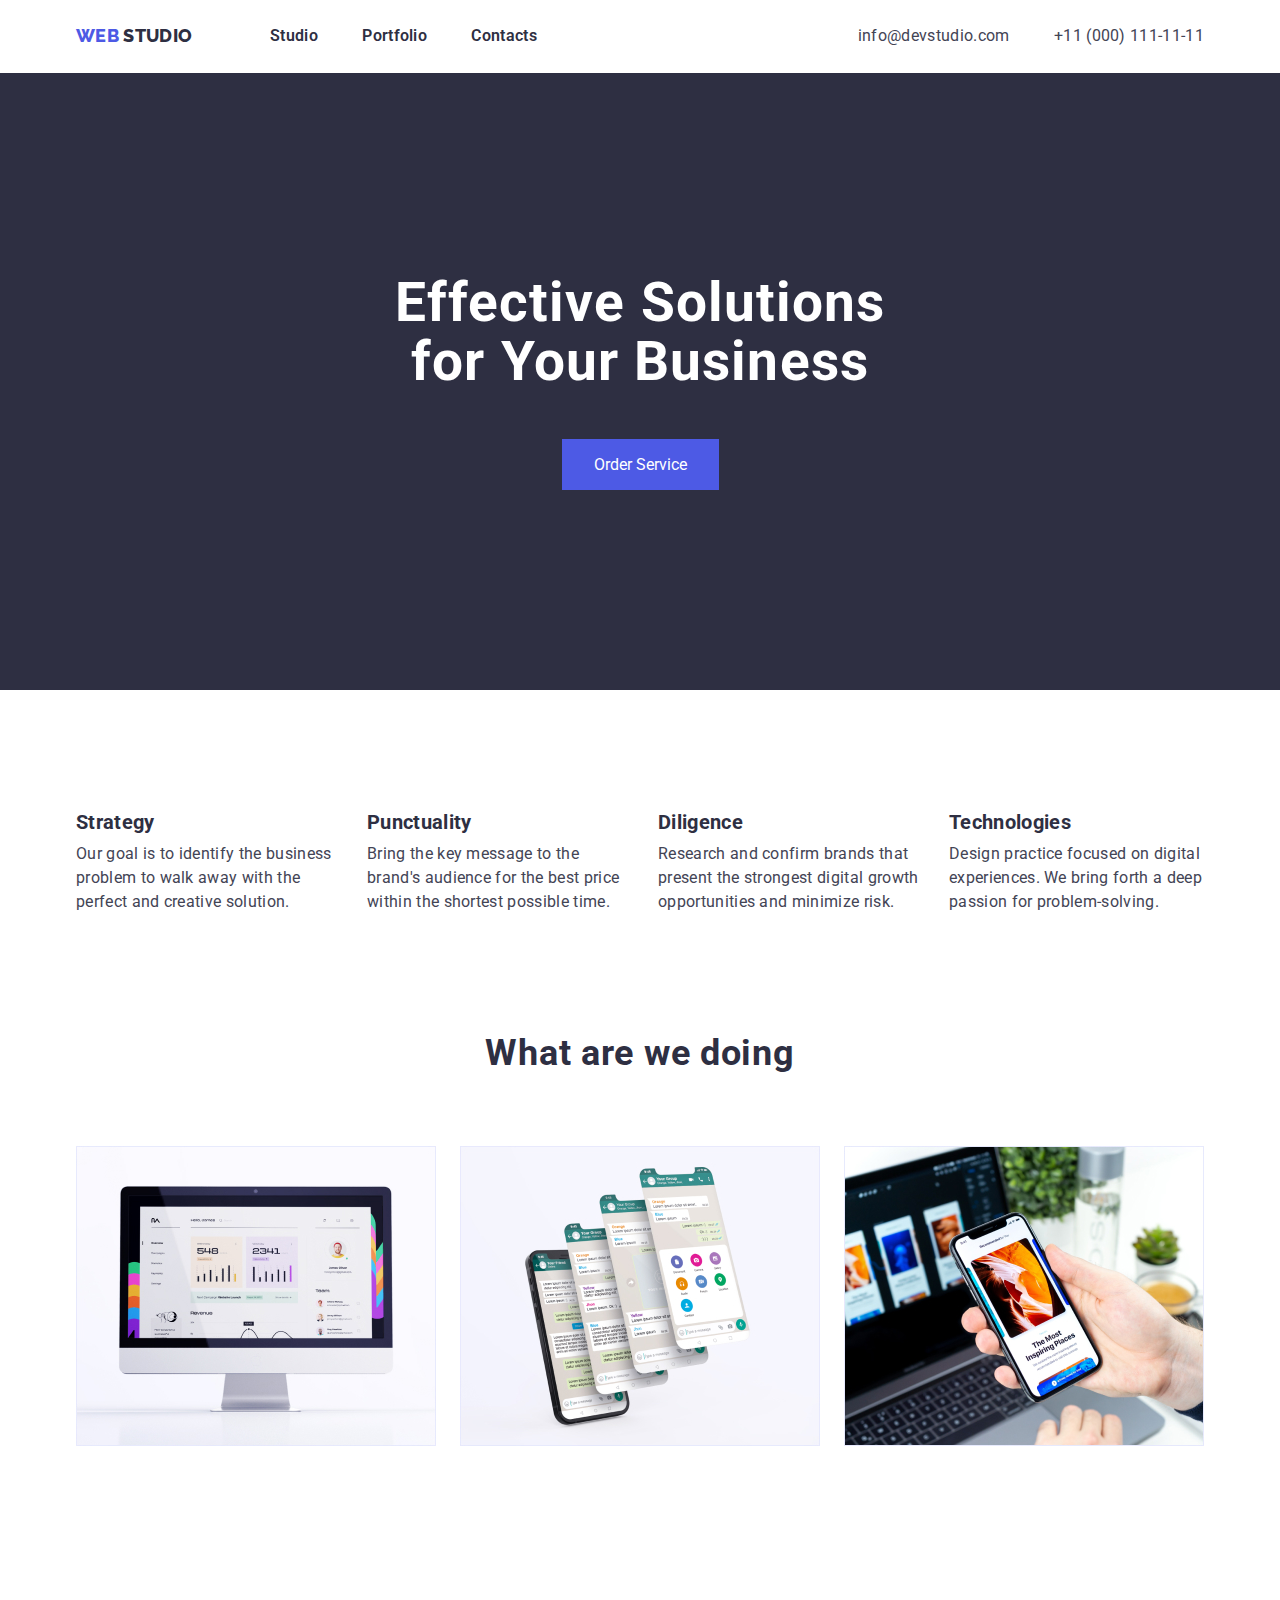
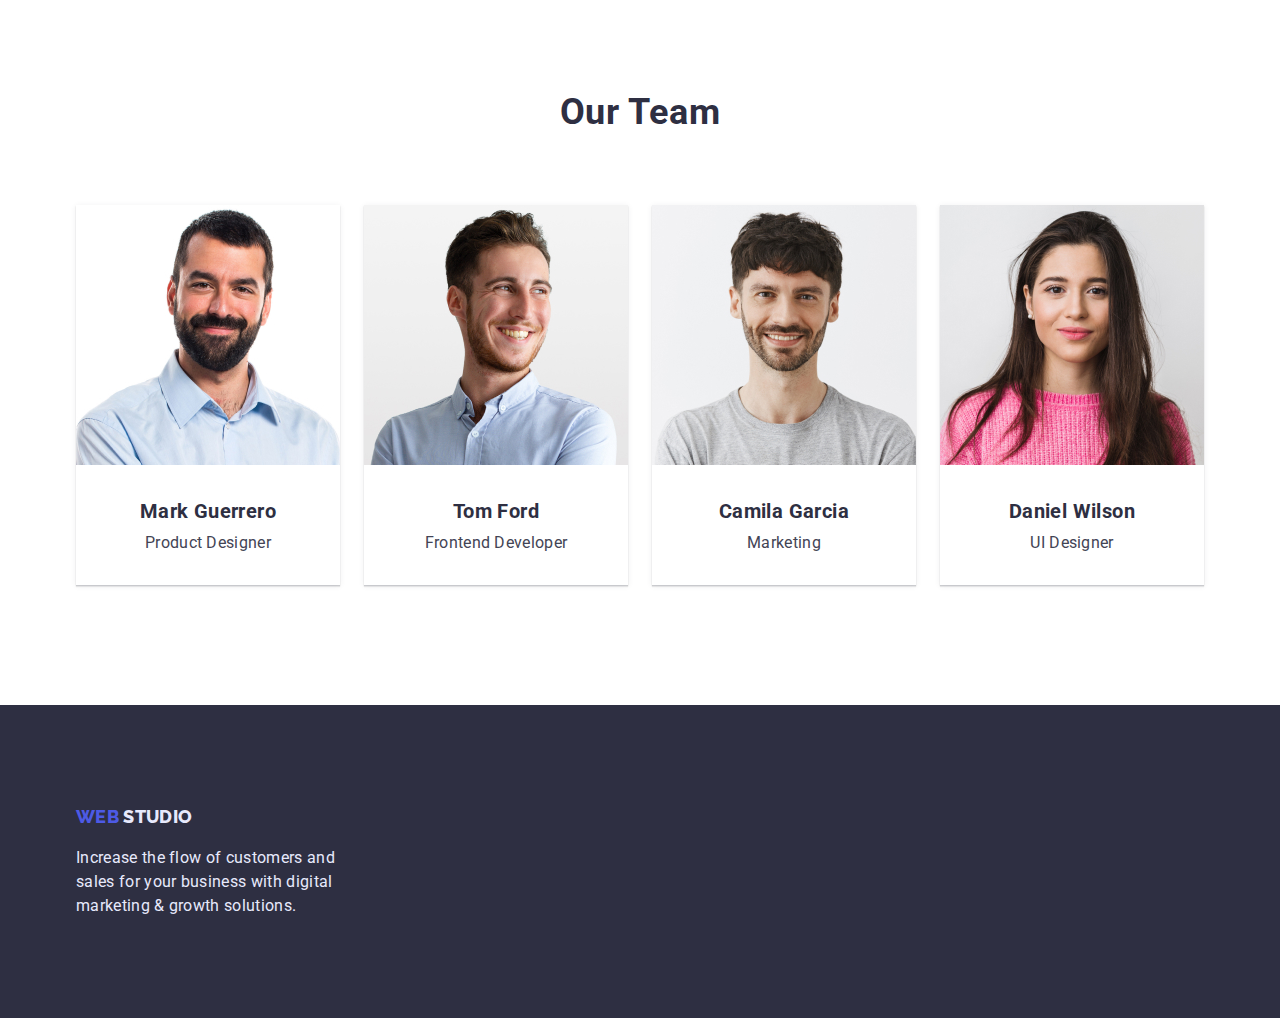
<file: index.html>
<!DOCTYPE html>
<html lang="en">

<head>
    <meta charset="UTF-8">
    <meta http-equiv="X-UA-Compatible" content="IE=edge">
    <meta name="viewport" content="width=device-width, initial-scale=1.0">
    <title>Document</title>
    <link rel="preconnect" href="https://fonts.googleapis.com">
    <link rel="preconnect" href="https://fonts.gstatic.com" crossorigin>
    <link
        href="https://fonts.googleapis.com/css2?family=Raleway:wght@700&family=Roboto:wght@400;500;700;900&display=swap"
        rel="stylesheet">
    <link rel="stylesheet" href="styles.css/normalize.css">
    <link rel="stylesheet" href="styles.css/style.css">
</head>

<body>
    <header class="header">
        <div class="container">
            <div class="header-menu">
                <nav class="menu">
                    <div class="logo">
                        <a class="logo-link" href="index.html">
                            <span class="logo-link--blue">WEB</span>
                            STUDIO
                        </a>
                    </div>
                    <ul class="menu-list">
                        <li class="menu-item">
                            <a class="menu-link" href="index.html">
                                Studio
                            </a>
                        </li>
                        <li class="menu-item">
                            <a class="menu-link" href="portfolio.html">
                                Portfolio
                            </a>
                        </li>
                        <li class="menu-item">
                            <a class="menu-link" href="contacts.html">
                                Contacts
                            </a>
                        </li>
                    </ul>
                </nav>
                <div class="header-contacts">
                    <ul class="header-contacts__list">
                        <li class="header-contacts__item">
                            <a class="header-contacts__link" href="mailto:info@devstudio.com">
                                info@devstudio.com
                            </a>
                        </li>
                        <li class="header-contacts__item">
                            <a class="header-contacts__link" href="tel:+110001111111">
                                +11 (000) 111-11-11
                            </a>
                        </li>
                    </ul>
                </div>

            </div>

        </div>
    </header>

    <main class="main">
        <section class="header-content">
            <div class="header-content__top">
                <div class="container">
                    <h1 class="header-content__title">
                        Effective Solutions for Your Business
                    </h1>
                    <button class="header-content__button" type="button">
                        Order Service
                    </button>
                </div>
            </div>
        </section>
        <section class="header-content__box">
            <div class="container">
                <ul class="header-content__list">
                    <li class="header-content__item">
                        <h2 class="header-content__subtitle">
                            Strategy
                        </h2>
                        <p class="header-content__text">
                            Our goal is to identify the business
                            problem to walk away with the perfect and creative solution.
                        </p>
                    </li>
                    <li class="header-content__item">
                        <h2 class="header-content__subtitle">
                            Punctuality
                        </h2>
                        <p class="header-content__text">
                            Bring the key message to the brand's audience
                            for the best price within the shortest possible time.
                        </p>
                    </li>
                    <li class="header-content__item">
                        <h2 class="header-content__subtitle">
                            Diligence
                        </h2>
                        <p class="header-content__text">
                            Research and confirm brands that present the strongest
                            digital growth opportunities and minimize risk.
                        </p>
                    </li>
                    <li class="header-content__item">
                        <h2 class="header-content__subtitle">
                            Technologies
                        </h2>
                        <p class="header-content__text">
                            Design practice focused on digital experiences.
                            We bring forth a deep passion for problem-solving.
                        </p>
                    </li>
                </ul>
            </div>

        </section>
        <section class="speciality">
            <div class="container">
                <h2 class="speciality-title">
                    What are we doing
                </h2>
                <ul class="speciality-list">
                    <li class="speciality-item">
                        <img class="speciality-img" width="360" src="images/speciality-img/speciality-img-1.jpg"
                            alt="speciality-img-1">
                    </li>
                    <li class="speciality-item">
                        <img class="speciality-img" width="360" src="images/speciality-img/speciality-img-2.jpg"
                            alt="speciality-img-2">
                    </li>
                    <li class="speciality-item">
                        <img class="speciality-img" width="360" src="images/speciality-img/speciality-img-3.jpg"
                            alt="speciality-img-3">
                    </li>
                </ul>
            </div>
        </section>
        <section class="team">
            <div class="container">
                <h2 class="team-title">
                    Our Team
                </h2>
                <ul class="team-list">
                    <li class="team-item">
                        <img class="team-img" width="264px" src="images/team-img/team-1.jpg" alt="Mark Guerrero">
                        <div class="team-groupe">
                            <h3 class="team-name">
                                Mark Guerrero
                            </h3>
                            <p class="team-subscribe">
                                Product Designer
                            </p>
                        </div>
                    </li>
                    <li class="team-item">
                        <img class="team-img" width="264px" src="images/team-img/team-2.jpg" alt="Tom Ford">
                        <div class="team-groupe">
                            <h3 class="team-name">
                                Tom Ford
                            </h3>
                            <p class="team-subscribe">
                                Frontend Developer
                            </p>
                        </div>
                    </li>
                    <li class="team-item">
                        <img class="team-img" width="264px" src="images/team-img/team-3.jpg" alt="Camila Garcia">
                        <div class="team-groupe">
                            <h3 class="team-name">
                                Camila Garcia
                            </h3>
                            <p class="team-subscribe">
                                Marketing
                            </p>
                        </div>
                    </li>
                    <li class="team-item">
                        <img class="team-img" width="264px" src="images/team-img/team-4.jpg" alt="Daniel Wilson">
                        <div class="team-groupe">
                            <h3 class="team-name">
                                Daniel Wilson
                            </h3>
                            <p class="team-subscribe">
                                UI Designer
                            </p>
                        </div>
                    </li>
                </ul>
            </div>

        </section>

    </main>

    <footer class="footer">
        <div class="container">
            <div class="footer-content">
                <div class="logo">
                    <a class=" logo-footer logo-link" href="#">
                        <span class="logo-link--blue">WEB</span>
                        STUDIO
                    </a>
                </div>
                <p class="footer-text">
                    Increase the flow of customers and sales for
                    your business with digital marketing & growth solutions.
                </p>
            </div>
        </div>
    </footer>
</body>

</html>
</file>
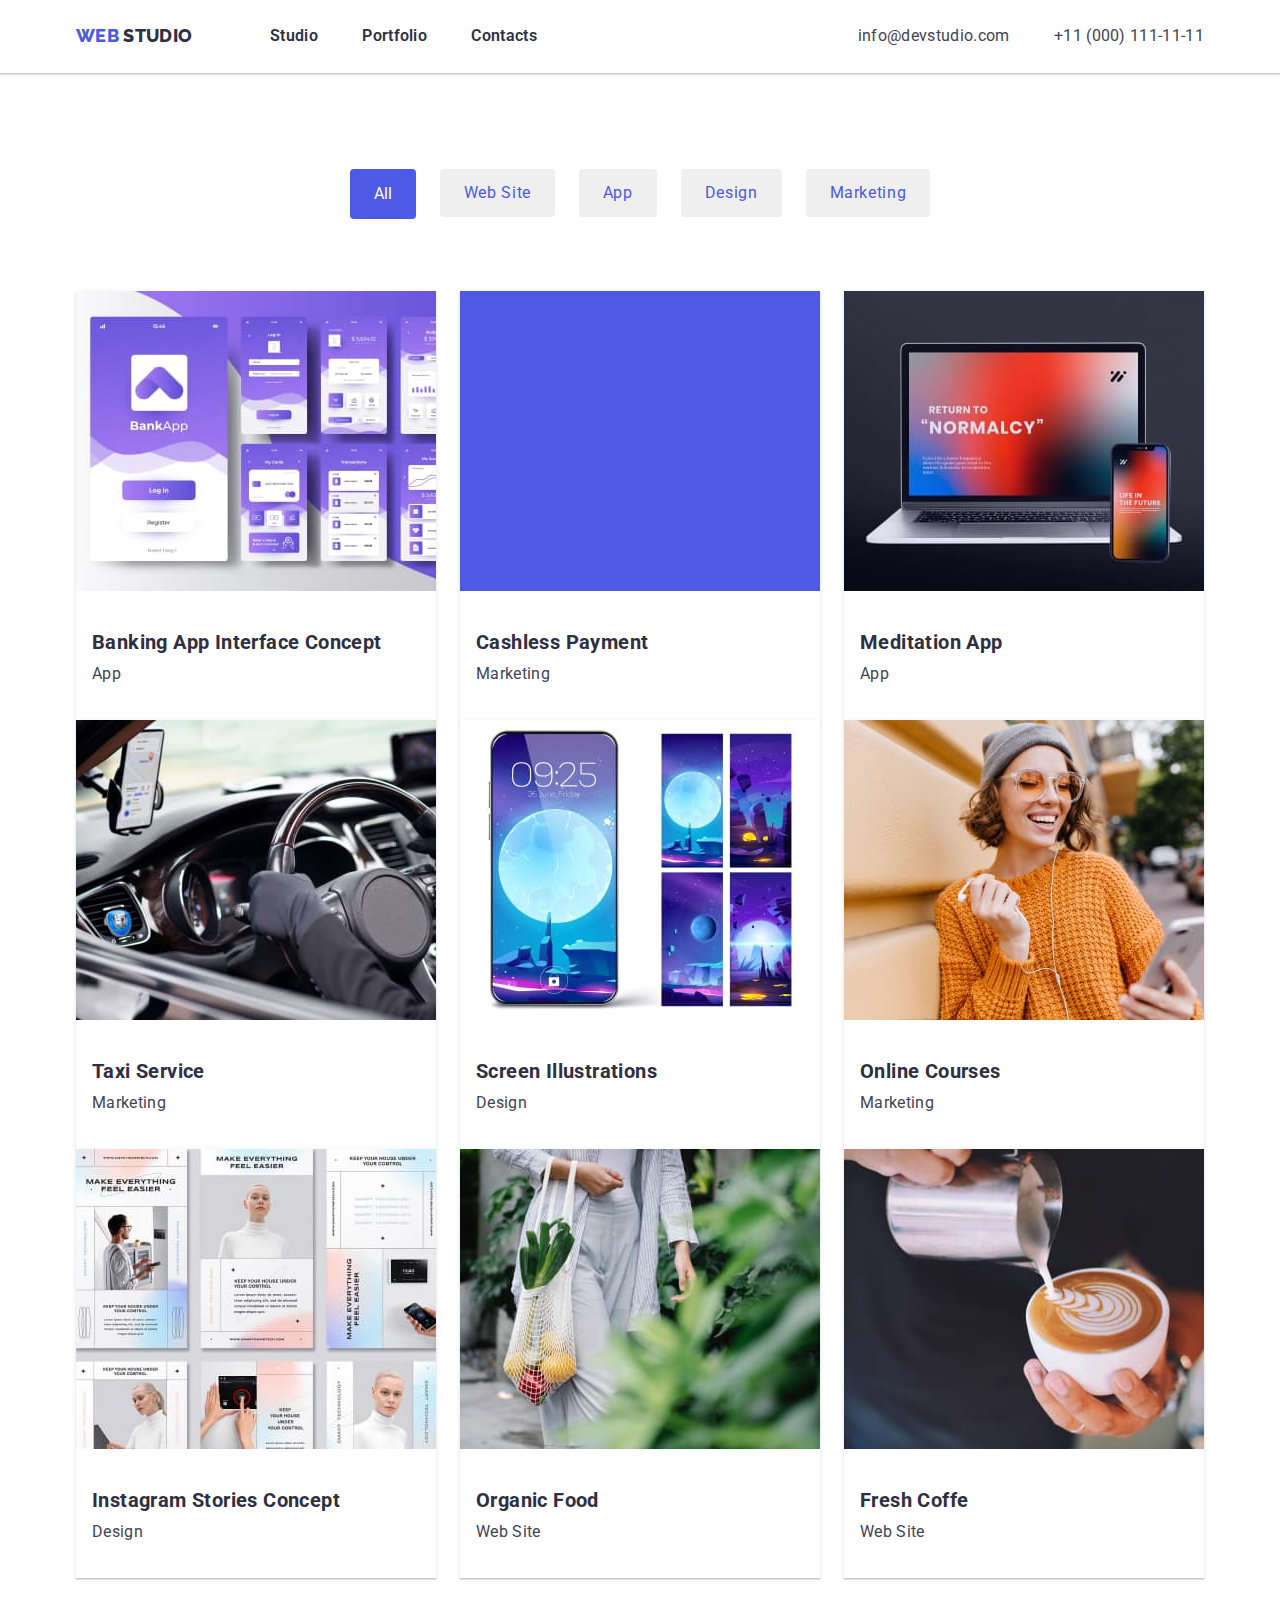
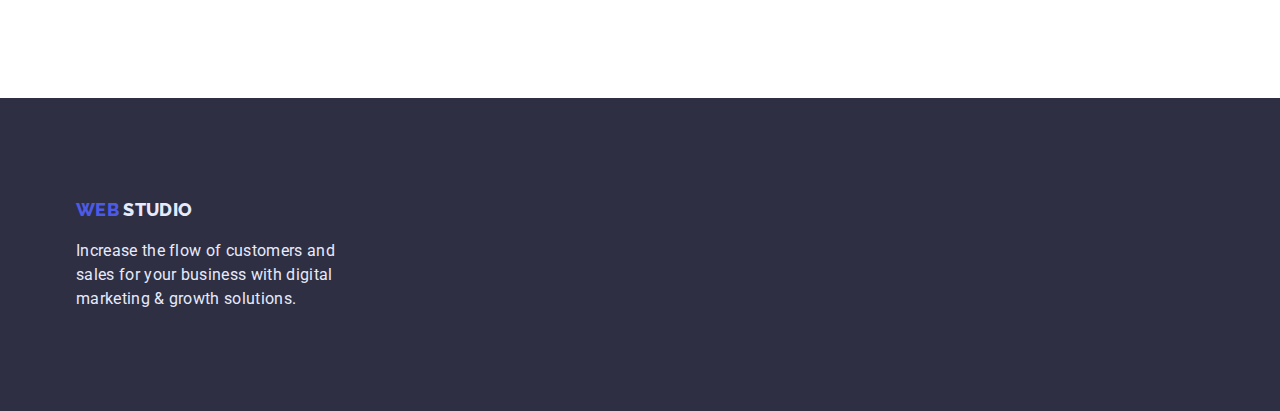
<file: portfolio.html>
<!DOCTYPE html>
<html lang="en">

<head>
    <meta charset="UTF-8">
    <meta http-equiv="X-UA-Compatible" content="IE=edge">
    <meta name="viewport" content="width=device-width, initial-scale=1.0">
    <title>Document</title>
    <link rel="preconnect" href="https://fonts.googleapis.com">
    <link rel="preconnect" href="https://fonts.gstatic.com" crossorigin>
    <link
        href="https://fonts.googleapis.com/css2?family=Raleway:wght@700&family=Roboto:ital,wght@0,500;0,700;0,900;1,400&display=swap"
        rel="stylesheet">
    <link rel="stylesheet" href="styles.css/normalize.css">
    <link rel="stylesheet" href="styles.css/style.css">
</head>

<body>
    <header class="header">
        <div class="container">
            <div class="header-menu">
                <nav class="menu">
                    <div class="logo">
                        <a class="logo-link" href="index.html">
                            <span class="logo-link--blue">WEB</span>
                            STUDIO
                        </a>
                    </div>
                    <ul class="menu-list">
                        <li class="menu-item">
                            <a class="menu-link" href="index.html">
                                Studio
                            </a>
                        </li>
                        <li class="menu-item">
                            <a class="menu-link" href="portfolio.html">
                                Portfolio
                            </a>
                        </li>
                        <li class="menu-item">
                            <a class="menu-link" href="contacts.html">
                                Contacts
                            </a>
                        </li>
                    </ul>
                </nav>
                <div class="header-contacts">
                    <ul class="header-contacts__list">
                        <li class="header-contacts__item">
                            <a class="header-contacts__link" href="mailto:info@devstudio.com">
                                info@devstudio.com
                            </a>
                        </li>
                        <li class="header-contacts__item">
                            <a class="header-contacts__link" href="tel:+110001111111">
                                +11 (000) 111-11-11
                            </a>
                        </li>
                    </ul>
                </div>

            </div>

        </div>
    </header>
    <main class="main">
        <section class="portfolio">
            <div class="container">
                <ul class="portfolio-filter">
                    <li class="portfolio-filter__item">
                        <button class="active" type="button">
                            All
                        </button>
                    </li>
                    <li class="portfolio-filter__item">
                        <button class="portfolio-filter__button" type="button">
                            Web Site
                        </button>
                    </li>
                    <li class="portfolio-filter__item">
                        <button class="portfolio-filter__button" type="button">
                            App
                        </button>
                    </li>
                    <li class="portfolio-filter__item">
                        <button class="portfolio-filter__button" type="button">
                            Design
                        </button>
                    </li>
                    <li class="portfolio-filter__item">
                        <button class="portfolio-filter__button" type="button">
                            Marketing
                        </button>
                    </li>
                </ul>
                <ul class="portfolio-items">
                    <li class="portfolio-item">
                        <a href="" class="portfolio-item__link">
                            <img class="portfolio-item__img" src="images/portfolio-img/protfolio-img-1.jpg"
                                alt="portfolio-img-1">
                        </a>
                        <h2 class="portfolio-item__title">
                            Banking App Interface Concept
                        </h2>
                        <p class="portfolio-item__descr">
                            App
                        </p>
                    </li>
                    <li class="portfolio-item">
                        <a href="" class="portfolio-item__link">
                            <img class="portfolio-item__img" src="images/portfolio-img/protfolio-img-2.jpg"
                                alt="portfolio-img-2">
                        </a>
                        <h2 class="portfolio-item__title">
                            Cashless Payment
                        </h2>
                        <p class="portfolio-item__descr">
                            Marketing
                        </p>
                    </li>
                    <li class="portfolio-item">
                        <a href="" class="portfolio-item__link">
                            <img class="portfolio-item__img" src="images/portfolio-img/protfolio-img-3.jpg"
                                alt="portfolio-img-3">
                        </a>
                        <h2 class="portfolio-item__title">
                            Meditation App
                        </h2>
                        <p class="portfolio-item__descr">
                            App
                        </p>
                    </li>
                    <li class="portfolio-item">
                        <a href="" class="portfolio-item__link">
                            <img class="portfolio-item__img" src="images/portfolio-img/protfolio-img-4.jpg"
                                alt="portfolio-img-4">
                        </a>
                        <h2 class="portfolio-item__title">
                            Taxi Service
                        </h2>
                        <p class="portfolio-item__descr">
                            Marketing
                        </p>
                    </li>
                    <li class="portfolio-item">
                        <a href="" class="portfolio-item__link">
                            <img class="portfolio-item__img" src="images/portfolio-img/protfolio-img-5.jpg"
                                alt="portfolio-img-5">
                        </a>
                        <h2 class="portfolio-item__title">
                            Screen Illustrations
                        </h2>
                        <p class="portfolio-item__descr">
                            Design
                        </p>
                    </li>
                    <li class="portfolio-item">
                        <a href="" class="portfolio-item__link">
                            <img class="portfolio-item__img" src="images/portfolio-img/protfolio-img-6.jpg"
                                alt="portfolio-img-6">
                        </a>
                        <h2 class="portfolio-item__title">
                            Online Courses
                        </h2>
                        <p class="portfolio-item__descr">
                            Marketing
                        </p>
                    </li>
                    <li class="portfolio-item">
                        <a href="" class="portfolio-item__link">
                            <img class="portfolio-item__img" src="images/portfolio-img/protfolio-img-7.jpg"
                                alt="portfolio-img-7">
                        </a>
                        <h2 class="portfolio-item__title">
                            Instagram Stories Concept
                        </h2>
                        <p class="portfolio-item__descr">
                            Design
                        </p>
                    </li>
                    <li class="portfolio-item">
                        <a href="" class="portfolio-item__link">
                            <img class="portfolio-item__img" src="images/portfolio-img/protfolio-img-8.jpg"
                                alt="portfolio-img-8">
                        </a>
                        <h2 class="portfolio-item__title">
                            Organic Food
                        </h2>
                        <p class="portfolio-item__descr">
                            Web Site
                        </p>
                    </li>
                    <li class="portfolio-item">
                        <a href="" class="portfolio-item__link">
                            <img class="portfolio-item__img" src="images/portfolio-img/protfolio-img-9.jpg"
                                alt="portfolio-img-9">
                        </a>
                        <h2 class="portfolio-item__title">
                            Fresh Coffe
                        </h2>
                        <p class="portfolio-item__descr">
                            Web Site
                        </p>
                    </li>
                </ul>
            </div>
        </section>
    </main>
    <footer class="footer">
        <div class="container">
            <div class="footer-content">
                <div class="logo">
                    <a class=" logo-footer logo-link" href="#">
                        <span class="logo-link--blue">WEB</span>
                        STUDIO
                    </a>
                </div>
                <p class="footer-text">
                    Increase the flow of customers and sales for
                    your business with digital marketing & growth solutions.
                </p>
            </div>
        </div>

    </footer>
</body>

</html>
</file>
<file: styles.css/style.css>
html {
    box-sizing: border-box;
    height: 100%;
}

*,
*::before,
*::after {
    box-sizing: inherit;
}

p {
    font-weight: 400;
    margin: 0;
    padding: 0;
}

h1,
h2,
h3,
h4,
h5,
h6 {
    margin: 0;
    padding: 0;
}

a {
    display: inline-block;
    text-decoration: none;
}

ul,
li,
span {
    margin: 0;
    padding: 0;
    list-style: none;
    display: inline-block;
}

button {
    display: inline-block;
    border: none;
    cursor: pointer;
}

input {
    border: none;
}

html,
body {
    font-family: "Roboto", sans-serif;
    font-style: normal;
    font-weight: 600;
    font-size: 16px;
    line-height: 1.5;
    letter-spacing: 0.02em;
    color: #2e2f42;
}

.wrapper {
    max-width: 1440px;
    margin: 0 auto;
}

.container {
    max-width: 1158px;
    margin: 0 auto;
    padding: 0 15px;
}

.section {
    padding-top: 120px 0 120px 0;
}

/*Header styles*/
.header {
    margin: 0 auto;
    box-shadow: 0px 2px 1px rgba(46, 47, 66, 0.08), 0px 1px 1px rgba(46, 47, 66, 0.16),
        0px 1px 6px rgba(46, 47, 66, 0.08);
}

.header-inner {
}

.header-menu {
    display: flex;
    justify-content: space-between;
    padding: 24px 0 24px 0;
}

.menu {
    display: flex;
    justify-content: space-between;
}

.logo {
    margin-right: 77px;
}

.logo-link {
    width: 117px;
    height: 24px;
    font-family: "Raleway";
    font-style: normal;
    font-weight: 800;
    font-size: 18px;
    line-height: 1.33;
    color: #2e2f42;
}

.logo-link--blue {
    color: #4d5ae5;
}

.menu-list {
}

.menu-item {
}

.menu-item + .menu-item {
    margin-left: 40px;
}

.menu-link {
    font-weight: 600;
    font-size: 16px;
    line-height: 1.5;
    letter-spacing: 0.02em;
    color: #2e2f42;
}

.menu-link:hover {
    color: #4d5ae5;
    transition: all 0.5s;
}

.header-contacts {
}

.header-contacts__list {
}

.header-contacts__item {
}

.header-contacts__item + .header-contacts__item {
    margin-left: 40px;
}

.header-contacts__link {
    font-weight: 400;
    font-size: 16px;
    line-height: 1.5;
    letter-spacing: 0.02em;
    color: #434455;
    display: block;
}

.header-content {
    margin: 0 auto;
}

.header-content__top {
    background-color: #2e2f42;
    color: #ffffff;
    font-weight: 600;
    padding: 200px 0;
    text-align: center;
}

.header-content__title {
    font-size: 55px;
    line-height: 1.07;
    letter-spacing: 0.02em;
    margin: 0 auto;
    max-width: 492px;
}

.header-content__button {
    font-size: 16px;
    line-height: 1.19;
    color: #ffffff;
    background-color: #4d5ae5;
    padding: 16px 32px;
    margin-top: 48px;
}

.header-content__subtitle {
    font-size: 20px;
    line-height: 1.2;
    margin-bottom: 8px;
}

.header-content__box {
    display: flex;
    justify-content: space-between;
    padding-top: 120px;
    padding-bottom: 120px;
}

.header-content__list {
    display: flex;
    justify-content: space-between;
}

.header-content__item {
    min-width: 267px;
    text-align: left;
}

.header-content__item + .header-content__item {
    margin-left: 24px;
}

.header-content__text {
    font-size: 16px;
    line-height: 1.5;
    color: #434455;
    font-weight: 400;
}
/*Header styles*/

/*Main-Content*/
.main {
}
.main-inner {
}
.speciality {
    padding-bottom: 120px;
}
.speciality-title,
.team-title {
    font-size: 36px;
    line-height: 1.11;
    letter-spacing: 0.02em;
    text-align: center;
    margin-bottom: 72px;
}
.speciality-list {
    display: flex;
    justify-content: space-between;
}
.speciality-item {
}
.speciality-img {
    max-width: 360px;
    min-height: 300px;
}
.team {
    padding-top: 120px;
    padding-bottom: 120px;
}

.team-list {
    display: flex;
    justify-content: space-between;
}
.team-item {
    border-bottom: 2px solid #ffffff;
    box-shadow: 0px 2px 1px rgba(46, 47, 66, 0.08), 0px 1px 1px rgba(46, 47, 66, 0.16),
        0px 1px 6px rgba(46, 47, 66, 0.08);
}

.team-img {
    max-width: 264px;
    min-height: 260px;
}

.team-groupe {
    padding-top: 27.5px;
    padding-bottom: 27.5px;
    text-align: center;
}

.team-name {
    font-size: 20px;
    line-height: 1.2;
    letter-spacing: 0.02em;
    margin-bottom: 8px;
}
.team-subscribe {
    font-weight: 400;
    font-size: 16px;
    line-height: 1.5;
    letter-spacing: 0.02em;
    color: #434455;
}
/*Main-Content*/

/*Footer*/
.footer {
    background-color: #2e2f42;
    padding: 100px 0 100px 0;
    margin: 0 auto;
}

.footer-content {
    max-width: 264px;
    text-align: left;
}
.logo {
}

.logo-footer {
    color: #e7e9fc;
}
.logo-link {
}
.logo-link--blue {
}
.logo-link--black {
}
.footer-text {
    margin-top: 16px;
    font-weight: 400;
    font-size: 16px;
    line-height: 1.5;
    letter-spacing: 0.02em;
    color: #e7e9fc;
}

.blank {
    color: #ffffff;
}
/*Footer*/

/*Portfolio*/
.portfolio {
    padding-top: 96px;
    padding-bottom: 120px;
}

.portfolio-filter {
    display: flex;
    justify-content: center;
}
.portfolio-filter__list {
}
.portfolio-filter__item {
}
.portfolio-filter__item + .portfolio-filter__item {
    margin-left: 24px;
}
.portfolio-filter__button {
    font-size: 16px;
    line-height: 1.5;
    letter-spacing: 0.04em;
    color: #4d5ae5;
    padding: 12px 24px;
    border-radius: 4px;
}

.active {
    background-color: #4d5ae5;
    color: #ffffff;
    padding: 16px 24px;
    border-radius: 4px;
}

.portfolio-filter__list {
}
.portfolio-items {
    display: flex;
    justify-content: flex-start;
    margin-left: -24px;
    flex-wrap: wrap;
    margin-top: 72px;
}
.portfolio-item {
    flex-basis: calc(25% - 24px);
    margin-left: 24px;
    border-bottom: 2px solid #ffffff;
    box-shadow: 0px 2px 1px rgba(46, 47, 66, 0.08), 0px 1px 1px rgba(46, 47, 66, 0.16),
        0px 1px 6px rgba(46, 47, 66, 0.08);
}
.portfolio-item__link {
}
.portfolio-item__img {
    margin-bottom: 32px;
}
.portfolio-item__title {
    font-size: 20px;
    line-height: 1.2;
    letter-spacing: 0.02em;
    margin-bottom: 8px;
    padding: 0 52px 0px 16px;
}
.portfolio-item__descr {
    font-weight: 400;
    font-size: 16px;
    line-height: 1.5;
    letter-spacing: 0.02em;
    color: #434455;
    padding: 0 52px 32px 16px;
}
/*Portfolio*/
</file>
